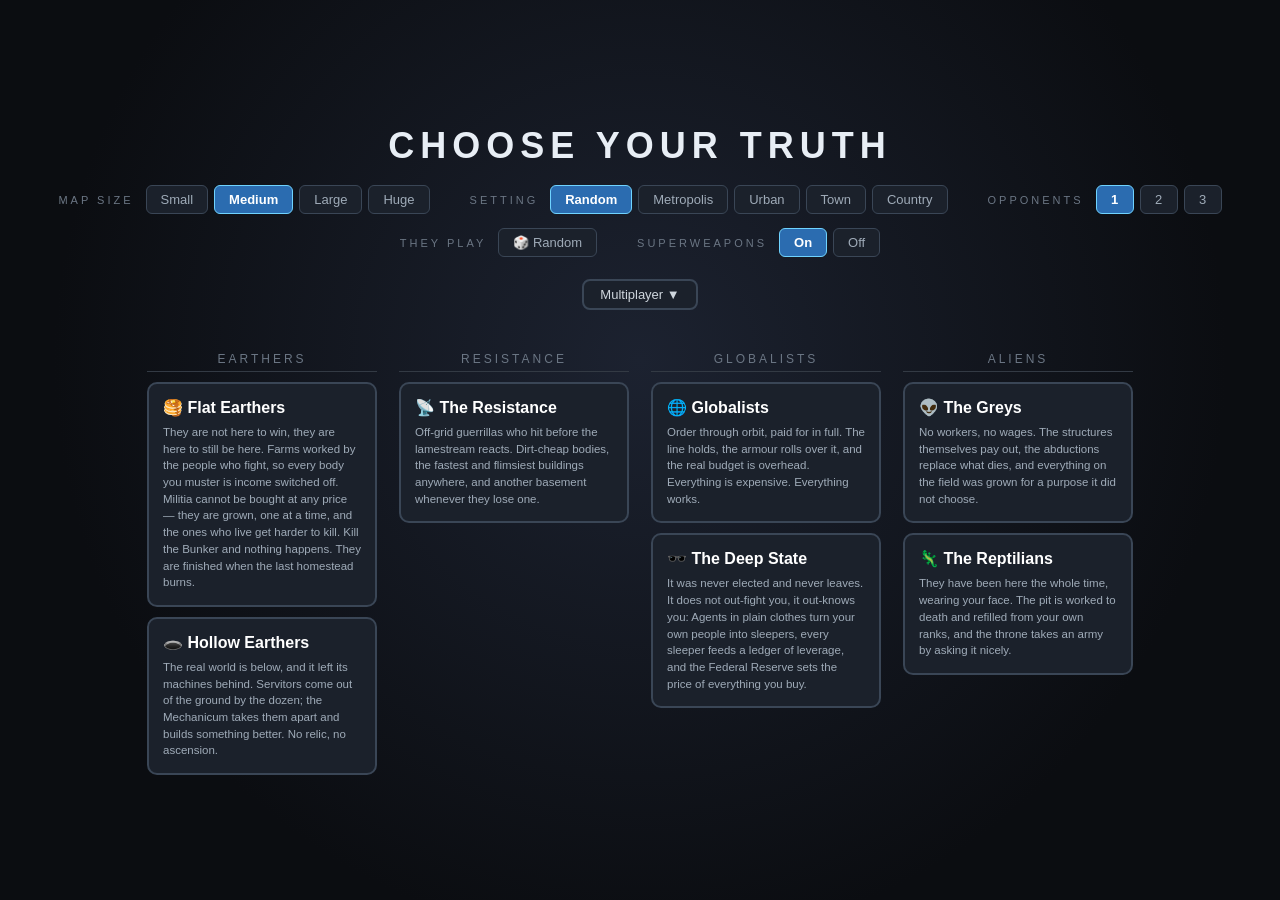
<file: index.html>
<!DOCTYPE html>
<html lang="en">
<head>
<meta charset="UTF-8">
<title>Flat Earth vs Globalists</title>
<link rel="stylesheet" href="style.css">
</head>
<body>
  <div id="topbar">
    <span id="faction-label"></span>
    <span id="supply"></span>
    <span id="clock" title="Match time — useful for timing build orders when playtesting"></span>
    <button id="mute-btn" title="Mute (M)">🔊</button>
  </div>
  <div id="main">
    <canvas id="game" width="960" height="600"></canvas>
    <div id="sidebar">
      <canvas id="minimap" width="234" height="164"></canvas>
      <div id="credits">$ 0</div>
      <div id="powerwrap">
        <div id="powerbar"><div id="powerfill"></div></div>
        <span id="powertext">⚡ 0 / 0</span>
      </div>
      <div id="reswrap">
        <div id="resbar"><div id="resfill"></div></div>
        <span id="restext">🔬 0/5</span>
      </div>
      <div id="reswhy"></div>
      <div class="side-h">STRUCTURES</div>
      <div class="build-grid" id="grid-structures"></div>
      <div class="side-h">UNITS</div>
      <div class="build-grid" id="grid-units"></div>
      <div class="side-h">POWERS</div>
      <div class="build-grid" id="grid-powers"></div>
    </div>
  </div>
  <div id="bottombar">
    <div id="selinfo">Nothing selected</div>
    <div id="actions"></div>
  </div>
  <div id="overlay" class="hidden">
    <div id="overlay-text"></div>
    <button onclick="location.reload()">Play Again</button>
  </div>
  <div id="faction-select">
    <h1>CHOOSE YOUR TRUTH</h1>
    <div id="setup-rows">
      <div class="setup-row">
        <span class="setup-label">MAP SIZE</span>
        <div class="setup-opts" id="size-buttons"></div>
      </div>
      <div class="setup-row">
        <span class="setup-label">SETTING</span>
        <div class="setup-opts" id="setting-buttons"></div>
      </div>
      <div class="setup-row">
        <span class="setup-label">OPPONENTS</span>
        <div class="setup-opts" id="opp-buttons"></div>
      </div>
      <div class="setup-row" id="ai-faction-row">
        <span class="setup-label">THEY PLAY</span>
        <div class="setup-opts" id="ai-faction-buttons"></div>
      </div>
      <div class="setup-row">
        <span class="setup-label">SUPERWEAPONS</span>
        <div class="setup-opts" id="super-buttons"></div>
      </div>
    </div>
    <div id="mp-panel">
      <button id="mp-toggle">Multiplayer ▼</button>
      <div id="mp-body">
        <div class="mp-line">
          <input id="mp-name" maxlength="16" placeholder="Your name" value="Player">
          <input id="mp-room" maxlength="8" placeholder="Room" value="MAIN">
          <button id="mp-connect">Connect</button>
        </div>
        <div id="mp-list"></div>
        <div class="mp-line">
          <button id="mp-ready" style="display:none">Ready</button>
          <button id="mp-start" style="display:none">Start match</button>
        </div>
        <div class="mp-hint">Everyone opens this same address, joins the same room, picks a faction below and readies up. The host starts the match.</div>
      </div>
    </div>
    <div id="family-groups"></div>
  </div>
  <div id="net-status"></div>
  <script src="rng.js"></script>
  <script src="data.js"></script>
  <script src="iso.js"></script>
  <script src="mapgen.js"></script>
  <script src="art.js"></script>
  <script src="game.js"></script>
  <script src="desync.js"></script>
  <script src="net.js"></script>
</body>
</html>
</file>
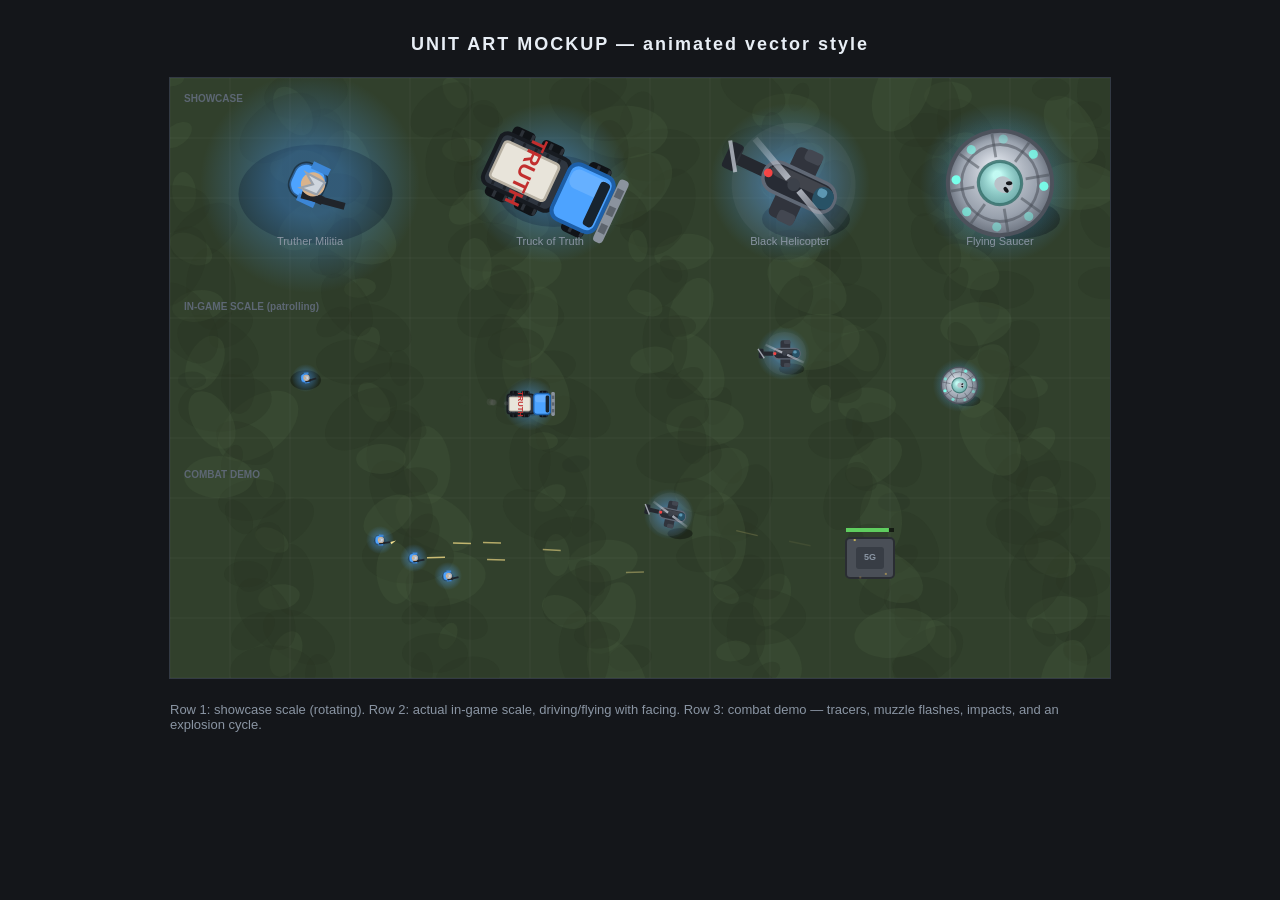
<file: mockup.html>
<!DOCTYPE html>
<html lang="en">
<head>
<meta charset="UTF-8">
<title>Unit Art Mockup</title>
<style>
  body { background: #14161a; color: #cfd6dd; font-family: "Segoe UI", Arial, sans-serif;
         display: flex; flex-direction: column; align-items: center; gap: 10px; padding: 14px; }
  h1 { font-size: 18px; letter-spacing: 2px; color: #e8eef5; }
  canvas { border: 1px solid #333a44; background: #0c0e10; }
  p { font-size: 13px; color: #8a95a3; max-width: 940px; }
</style>
</head>
<body>
  <h1>UNIT ART MOCKUP — animated vector style</h1>
  <canvas id="c" width="940" height="600"></canvas>
  <p>Row 1: showcase scale (rotating). Row 2: actual in-game scale, driving/flying with facing.
     Row 3: combat demo — tracers, muzzle flashes, impacts, and an explosion cycle.</p>
  <script src="mockup.js"></script>
</body>
</html>
</file>
<file: style.css>
* { margin: 0; padding: 0; box-sizing: border-box; }

body {
  background: #14161a;
  color: #cfd6dd;
  font-family: "Segoe UI", Arial, sans-serif;
  display: flex;
  flex-direction: column;
  align-items: center;
  height: 100vh;
  overflow: hidden;
  user-select: none;
}

#topbar {
  width: 960px; /* resized by JS */
  padding: 5px 10px;
  background: #1e2229;
  border: 1px solid #333a44;
  border-bottom: none;
  display: flex;
  gap: 20px;
  align-items: center;
  font-size: 13px;
}

#faction-label { color: #ffd75f; font-weight: bold; }
#supply { color: #a9b4c0; }

/* Match clock. Deliberately quiet — tabular figures so it doesn't jitter as
   the digits change, and dim enough to ignore until you go looking for it.
   It reads state.time, which is derived from the tick counter, so it is match
   time and not wall time: it does not drift, and two clients always agree.
   Carries the margin-left:auto that used to sit on the hint strip, so the
   clock and the mute button stay pinned to the right of the bar. */
#clock {
  margin-left: auto;
  color: #6b7684;
  font-size: 11px;
  font-variant-numeric: tabular-nums;
  font-family: ui-monospace, Consolas, monospace;
  min-width: 42px;
  text-align: right;
}

#mute-btn {
  background: none;
  border: 1px solid #465363;
  border-radius: 4px;
  color: #cfd6dd;
  cursor: pointer;
  font-size: 13px;
  padding: 2px 8px;
}

#main { display: flex; gap: 6px; }

#game {
  border: 1px solid #333a44;
  background: #0c0e10;
  cursor: crosshair;
  display: block;
}

/* ---------- RA2-style sidebar ---------- */

#sidebar {
  width: 248px;
  background: #1a1f27;
  border: 1px solid #333a44;
  padding: 6px;
  display: flex;
  flex-direction: column;
  gap: 6px;
  overflow-y: auto;
}

#minimap {
  border: 1px solid #46536a;
  background: #000;
  cursor: pointer;
  width: 234px;
  height: 164px;
}

#credits {
  font-size: 20px;
  font-weight: bold;
  color: #ffd75f;
  text-align: right;
  padding: 2px 6px;
  background: #10141a;
  border: 1px solid #333a44;
  border-radius: 4px;
  font-variant-numeric: tabular-nums;
}

#powerwrap { display: flex; align-items: center; gap: 8px; }

#powerbar {
  flex: 1;
  height: 10px;
  background: #10141a;
  border: 1px solid #333a44;
  border-radius: 5px;
  overflow: hidden;
}

#powerfill { height: 100%; width: 0%; background: #5fce5f; transition: width 0.3s; }
#powerfill.low { background: #ff6b5f; }

#powertext { font-size: 11px; color: #a9b4c0; white-space: nowrap; }

/* ---------- flat-earth DISPROOF research strip (hidden for everyone else) ---------- */
#reswrap { display: none; align-items: center; gap: 8px; }
#reswrap.on { display: flex; }

#resbar {
  position: relative;
  flex: 1;
  height: 10px;
  background: #10141a;
  border: 1px solid #333a44;
  border-radius: 5px;
  overflow: hidden;
}

/* the bar fills toward the next proof; grey while nothing is being proved */
#resfill { height: 100%; width: 0%; background: #ffb43f; transition: width 0.3s; }
#resfill.falling { background: #7d6a4a; }
#resfill.hot { background: #ff8a3f; }


#restext { font-size: 11px; color: #ffcf7f; white-space: nowrap; }

#reswhy { display: none; font-size: 10px; line-height: 1.45; color: #8d97a4; padding: 0 2px; }
#reswhy.on { display: block; }
#reswhy b { color: #ffcf7f; font-weight: normal; }
#reswhy .bad { color: #d98d8d; }

.side-h {
  font-size: 10px;
  letter-spacing: 2px;
  color: #6b7684;
  border-bottom: 1px solid #333a44;
  padding-bottom: 2px;
  margin-top: 2px;
}

.build-grid {
  display: grid;
  grid-template-columns: 1fr 1fr;
  gap: 5px;
}

.cameo {
  position: relative;
  height: 60px;
  background: #242b36;
  border: 1px solid #465363;
  border-radius: 4px;
  color: #dfe7ef;
  cursor: pointer;
  display: flex;
  flex-direction: column;
  align-items: center;
  justify-content: center;
  gap: 2px;
  overflow: hidden;
  font-size: 13px;
}

.cameo:hover { background: #2e3744; }
.cameo .cameo-name { font-weight: 600; line-height: 1.1; text-align: center; z-index: 1; }
.cameo .cameo-cost { color: #ffd75f; font-size: 11px; z-index: 1; }

.cameo .cameo-progress {
  position: absolute;
  left: 0; bottom: 0;
  width: 100%;
  height: 0%;
  background: rgba(95, 206, 95, 0.28);
  z-index: 0;
}

.cameo .badge {
  position: absolute;
  top: 2px; right: 4px;
  background: #2b6cb0;
  color: #fff;
  font-size: 10px;
  border-radius: 8px;
  padding: 0 5px;
  z-index: 1;
}

.cameo.ready { border-color: #7fff9f; animation: pulse 1s infinite; }
.cameo.ready .cameo-cost { color: #7fff9f; }
.cameo.disabled { opacity: 0.4; cursor: default; }

.cameo.power { border-color: #6a5a8a; height: 66px; }
.cameo.power .cameo-cost { color: #b9a7dd; }
.cameo.power .cameo-progress { background: rgba(155, 120, 220, 0.3); }
.cameo.power.castable { border-color: #c9a7ff; }
.cameo.power.castable:hover { box-shadow: 0 0 8px rgba(180, 140, 255, 0.5); }

@keyframes pulse {
  50% { box-shadow: 0 0 8px rgba(127, 255, 159, 0.7); }
}

/* ---------- bottom bar ---------- */

#bottombar {
  width: 960px; /* resized by JS */
  min-height: 52px;
  padding: 6px 10px;
  background: #1e2229;
  border: 1px solid #333a44;
  border-top: none;
  display: flex;
  align-items: center;
  gap: 20px;
}

#selinfo { font-size: 13px; color: #a9b4c0; min-width: 260px; }

#actions { display: flex; gap: 8px; }

#actions button {
  background: #2b3440;
  color: #dfe7ef;
  border: 1px solid #465363;
  padding: 7px 13px;
  font-size: 13px;
  cursor: pointer;
  border-radius: 4px;
}

#actions button:hover { background: #3a4756; }

/* ---------- overlays ---------- */

#overlay {
  position: fixed;
  inset: 0;
  background: rgba(8, 10, 12, 0.8);
  display: flex;
  flex-direction: column;
  align-items: center;
  justify-content: center;
  gap: 20px;
  z-index: 30;
}

#overlay.hidden { display: none; }

#overlay-text { font-size: 42px; font-weight: bold; }

#overlay button {
  background: #2b6cb0;
  color: white;
  border: none;
  padding: 12px 28px;
  font-size: 16px;
  border-radius: 6px;
  cursor: pointer;
}

#faction-select {
  position: fixed;
  inset: 0;
  background: radial-gradient(circle at 50% 40%, #1c2230 0%, #0b0d11 70%);
  display: flex;
  flex-direction: column;
  align-items: center;
  /* `safe center` still centres on a tall screen, but stops clipping the top
     off when the content (setup rows + lobby + faction cards) is taller than
     the viewport — a plain `center` has no scrollable overflow at the start
     edge, so the title and the lobby panel simply vanished off the top */
  justify-content: safe center;
  overflow-y: auto;
  padding: 18px 0;
  gap: 32px;
  z-index: 20;
}

#faction-select.hidden { display: none; }

#faction-select h1 { font-size: 36px; letter-spacing: 6px; color: #e8eef5; }

#setup-rows {
  display: flex;
  flex-wrap: wrap;
  justify-content: center;
  gap: 14px 40px;
  margin: -14px 0;
  max-width: 95vw;
}

.setup-row { display: flex; align-items: center; gap: 12px; }

.setup-label {
  font-size: 11px;
  letter-spacing: 3px;
  color: #6b7684;
}

.setup-opts { display: flex; gap: 6px; }

.opt-btn {
  background: #1b212b;
  border: 1px solid #3a4656;
  border-radius: 6px;
  color: #9fabb8;
  cursor: pointer;
  font-size: 13px;
  padding: 6px 14px;
  min-width: 38px;
}

.opt-btn:hover { border-color: #6fd3ff; color: #dfe7ef; }

.opt-btn.sel {
  background: #2b6cb0;
  border-color: #6fd3ff;
  color: #fff;
  font-weight: 600;
}

#family-groups {
  display: flex;
  gap: 22px;
  align-items: flex-start;
  max-width: 95vw;
}

.family { display: flex; flex-direction: column; gap: 10px; }

.family-title {
  font-size: 12px;
  letter-spacing: 3px;
  color: #6b7684;
  text-align: center;
  border-bottom: 1px solid #333a44;
  padding-bottom: 5px;
}

.card {
  width: 230px;
  padding: 14px 14px;
  background: #1b212b;
  border: 2px solid #3a4656;
  border-radius: 10px;
  color: #cfd6dd;
  cursor: pointer;
  text-align: left;
  display: flex;
  flex-direction: column;
  gap: 7px;
  transition: transform 0.1s, border-color 0.1s;
}

.card:hover { transform: scale(1.05); border-color: #6fd3ff; }

.card-title { font-size: 16px; font-weight: bold; color: #fff; }

.card-desc { font-size: 11.5px; line-height: 1.45; color: #9fabb8; }

/* ---------- multiplayer lobby ---------- */

#mp-panel {
  width: 560px;
  max-width: 90vw;
  margin: 4px auto 10px;
  text-align: center;
}

#mp-toggle {
  background: #1b212b;
  border: 2px solid #3a4656;
  border-radius: 8px;
  color: #cfd6dd;
  padding: 6px 16px;
  cursor: pointer;
  font-size: 13px;
}

#mp-toggle:hover { border-color: #6fd3ff; }

#mp-body {
  display: none;
  margin-top: 8px;
  padding: 12px;
  background: #161c24;
  border: 1px solid #333a44;
  border-radius: 8px;
}

#mp-body.on { display: block; }

.mp-line {
  display: flex;
  gap: 8px;
  justify-content: center;
  margin-bottom: 8px;
}

.mp-line input {
  background: #0f141a;
  border: 1px solid #3a4656;
  border-radius: 6px;
  color: #cfd6dd;
  padding: 5px 8px;
  font-size: 13px;
  font-family: inherit;
  width: 130px;
}

.mp-line button {
  background: #24303e;
  border: 1px solid #4a5c72;
  border-radius: 6px;
  color: #dfe7ef;
  padding: 5px 14px;
  cursor: pointer;
  font-size: 13px;
  font-family: inherit;
}

.mp-line button:hover:not(:disabled) { border-color: #6fd3ff; }
.mp-line button:disabled { opacity: 0.4; cursor: default; }

#mp-list { margin: 6px 0 10px; min-height: 18px; }

.mp-row {
  font-size: 12.5px;
  color: #9fabb8;
  padding: 2px 0;
  white-space: pre;
}

.mp-row.ready { color: #7fff9f; }

.mp-hint { font-size: 11px; color: #6d7885; line-height: 1.5; }

#net-status {
  display: none;
  position: fixed;
  top: 44px;
  left: 50%;
  transform: translateX(-50%);
  z-index: 40;
  background: rgba(20, 26, 34, 0.94);
  border: 1px solid #6fd3ff;
  border-radius: 8px;
  color: #cfe9ff;
  padding: 7px 18px;
  font-size: 13px;
  pointer-events: none;
}

#net-status.on { display: block; }
</file>
